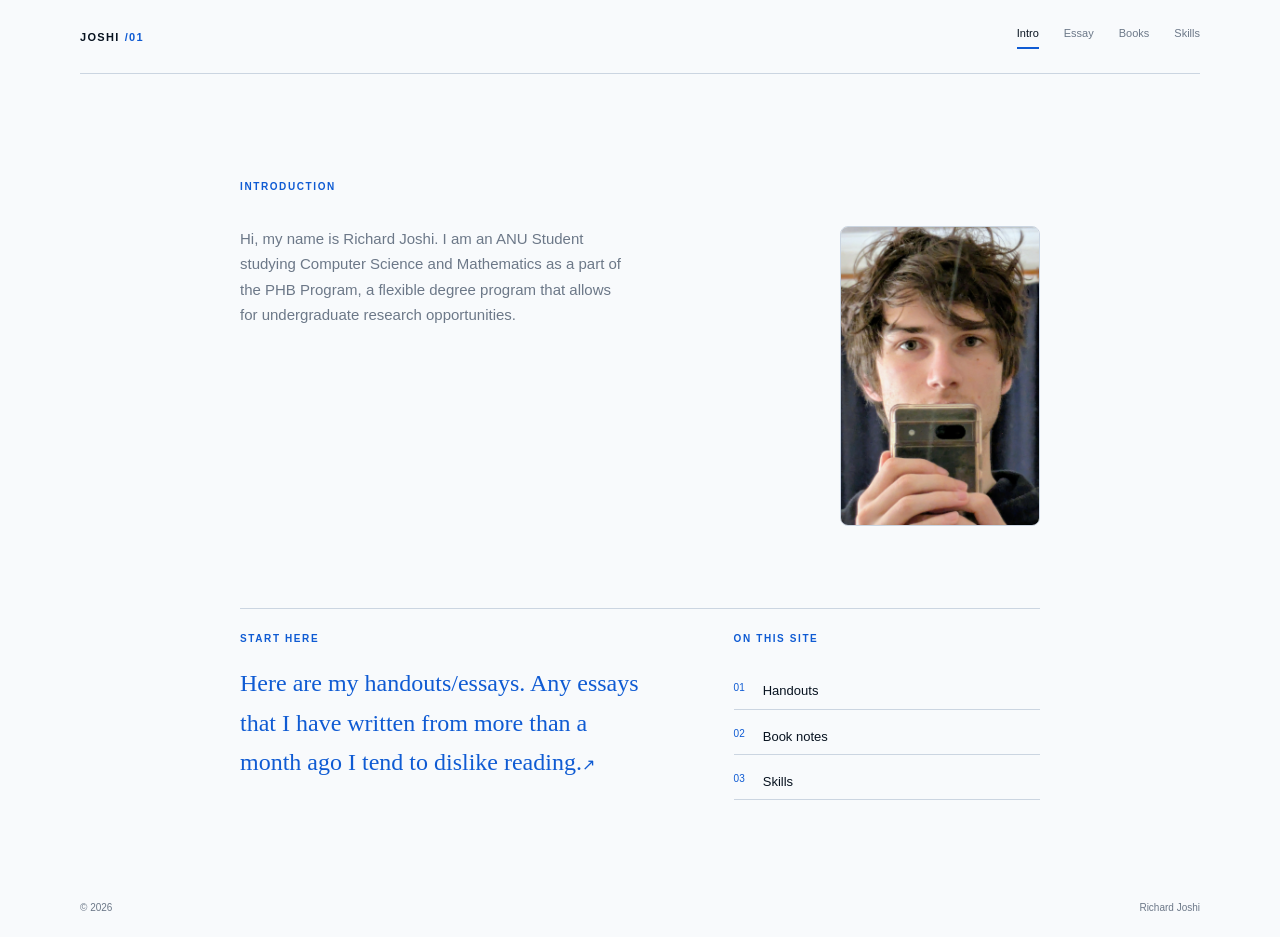
<file: index.html>
<!doctype html>
<html lang="en">
<head>
  <meta charset="utf-8">
  <meta name="viewport" content="width=device-width, initial-scale=1">
  <title>Richard Joshi | Introduction</title>
  <link rel="stylesheet" href="styles.css">
</head>
<body>
  <header class="site-header">
    <a class="site-mark" href="index.html">JOSHI<span>/01</span></a>
    <nav aria-label="Primary navigation">
      <a class="active" href="index.html">Intro</a>
      <a href="essay.html">Essay</a>
      <a href="book.html">Books</a>
      <a href="skills.html">Skills</a>
    </nav>
  </header>

  <main class="page intro-page">
    <p class="eyebrow">Introduction</p>
    <div class="intro-header">
      <div>
        <p class="lede">Hi, my name is Richard Joshi. I am an ANU Student studying Computer Science and Mathematics as a part of the PHB Program, a flexible degree program that allows for undergraduate research opportunities.</p>
      </div>
      <img width="500" height="600" src="self.jpg" alt="Richard Joshi" class="self-photo">
    </div>
    <div class="intro-grid">
      <div>
        <p class="label">Start here</p>
        <a class="feature-link" href="essay.html">Here are my handouts/essays. Any essays that I have written from more than a month ago I tend to dislike reading.<span>↗</span></a>
      </div>
      <div class="index-list">
        <p class="label">On this site</p>
        <a href="essay.html"><span>01</span>Handouts</a>
        <a href="book.html"><span>02</span> Book notes</a>
        <a href="skills.html"><span>03</span> Skills</a>
      </div>
    </div>
  </main>

  <footer class="site-footer"><span>© 2026</span><span>Richard Joshi</span></footer>
</body>
</html>
</file>
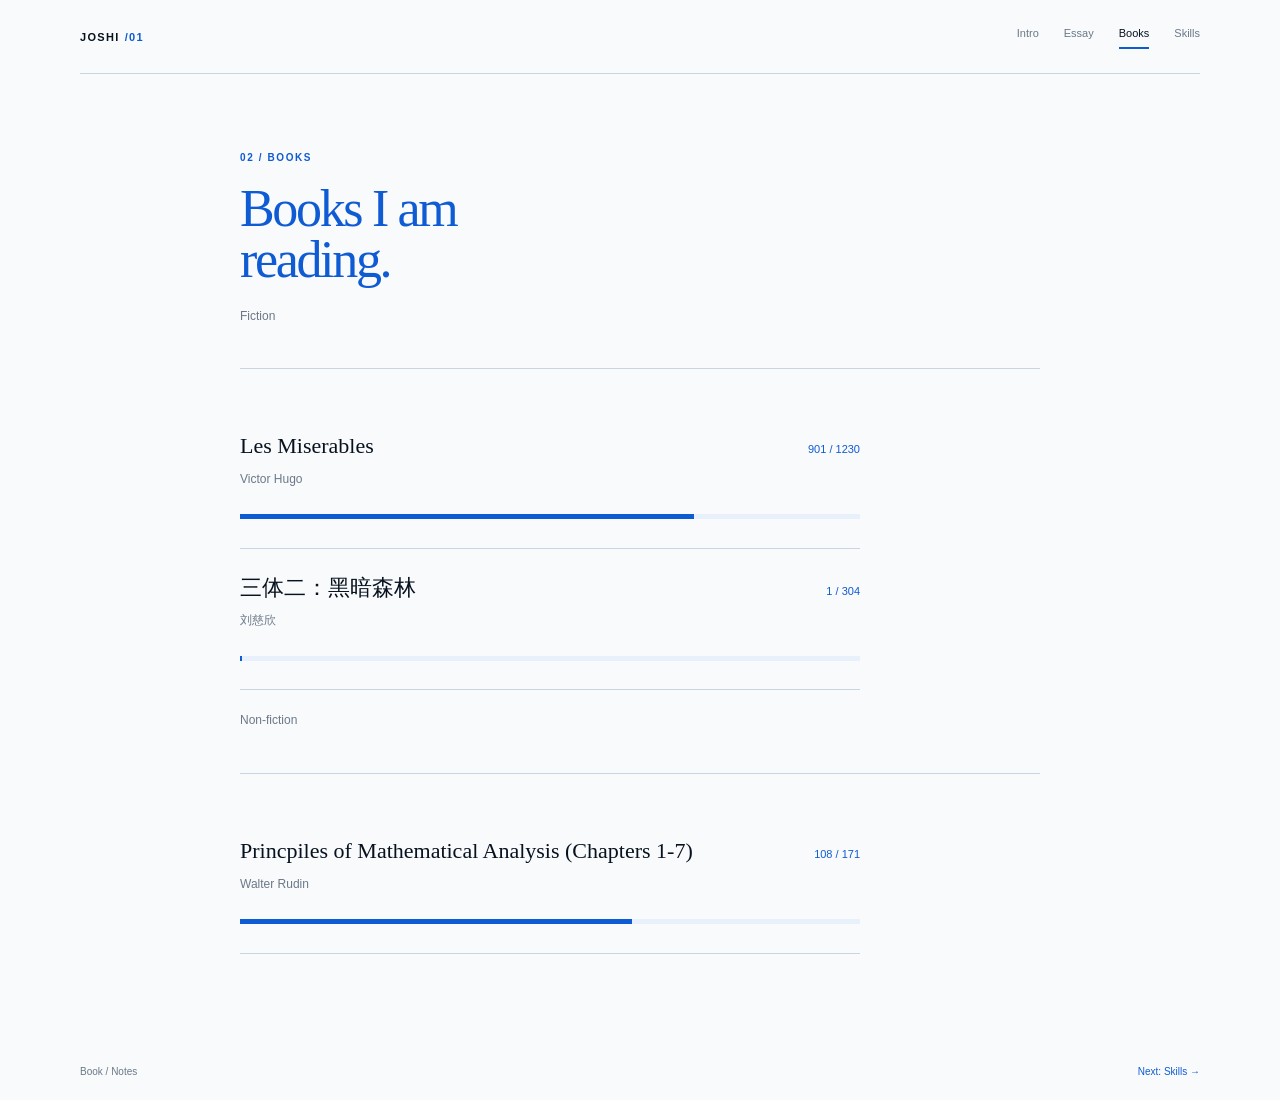
<file: book.html>
<!doctype html>
<html lang="en">
<head>
  <meta charset="utf-8">
  <meta name="viewport" content="width=device-width, initial-scale=1">
  <title>Richard Joshi | Books</title>
  <link rel="stylesheet" href="styles.css">
</head>
<body>
  <header class="site-header">
    <a class="site-mark" href="index.html">JOSHI<span>/01</span></a>
    <nav aria-label="Primary navigation">
      <a href="index.html">Intro</a>
      <a href="essay.html">Essay</a>
      <a class="active" href="book.html">Books</a>
      <a href="skills.html">Skills</a>
    </nav>
  </header>

  <main class="page reading-page book-page">
    <p class="eyebrow">02 / Books</p>
    <h1><em>Books I am<br>reading.</em></h1>
    <p class="meta">Fiction</p>
    <div class="rule"></div>
    <section class="reading-list" aria-label="Books in progress">
      <div class="book-entry"><div class="book-line"><h2>Les Miserables</h2><span>901 / 1230</span></div><p>Victor Hugo</p><progress value="901" max="1230">73%</progress></div>
      <div class="book-entry"><div class="book-line"><h2>三体二：黑暗森林</h2><span>1 / 304</span></div><p>刘慈欣</p><progress value="1" max="304">0.33%</progress></div>
    </section>
    <p class="meta">Non-fiction</p>
    <div class="rule"></div>
    <section class="reading-list" aria-label="Books in progress">
      <div class="book-entry"><div class="book-line"><h2>Princpiles of Mathematical Analysis (Chapters 1-7)</h2><span>108 / 171</span></div><p>Walter Rudin</p><progress value="108" max="171">63%</progress></div>
    </section>
  </main>

  <footer class="site-footer"><span>Book / Notes</span><a href="skills.html">Next: Skills →</a></footer>
</body>
</html>
</file>
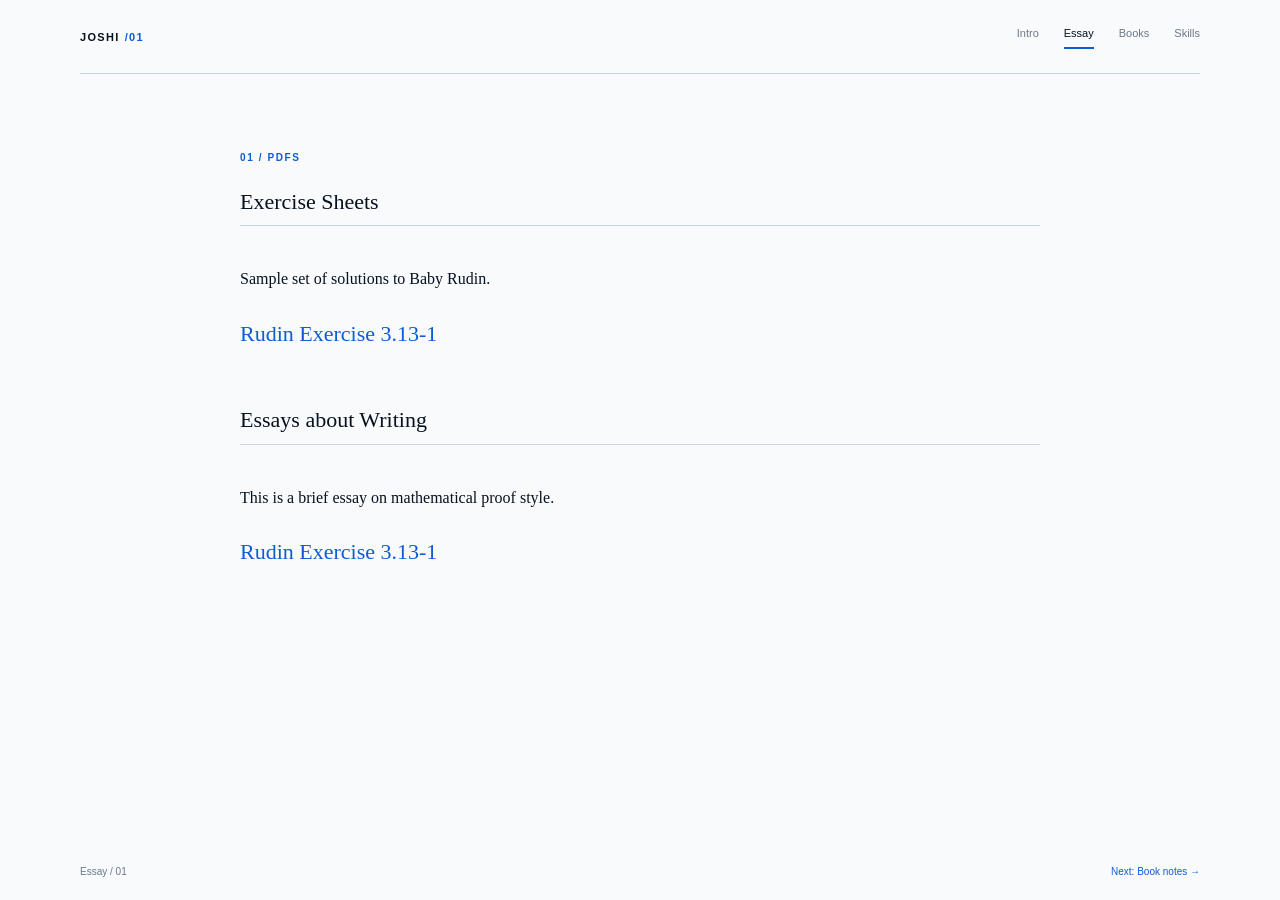
<file: essay.html>
<!doctype html>
<html lang="en">
<head>
  <meta charset="utf-8">
  <meta name="viewport" content="width=device-width, initial-scale=1">
  <title>Richard Joshi | Essays</title>
  <link rel="stylesheet" href="styles.css">
</head>
<body>
  <header class="site-header">
    <a class="site-mark" href="index.html">JOSHI<span>/01</span></a>
    <nav aria-label="Primary navigation">
      <a href="index.html">Intro</a>
      <a class="active" href="essay.html">Essay</a>
      <a href="book.html">Books</a>
      <a href="skills.html">Skills</a>
    </nav>
  </header>

  <main class="page reading-page">
    <p class="eyebrow">01 / PDFs</p>
    <div class="essay-section">
      <h2>Exercise Sheets</h2>
      <div class="rule"></div>
      <article class="essay-block">
        <p class="essay-intro">Sample set of solutions to Baby Rudin.</p>
        <ul class="pdf-list" aria-label="PDF links">
          <li><a href="Rudin_Exercise_3_13-1.pdf" target="_blank" rel="noopener">Rudin Exercise 3.13-1</a></li>
        </ul>
      </article>
    </div>

    <div class="essay-section">
      <h2>Essays about Writing</h2>
      <div class="rule"></div>
      <article class="essay-block">
        <p class="essay-intro">This is a brief essay on mathematical proof style.</p>
        <ul class="pdf-list" aria-label="PDF links">
          <li><a href="Rudin_Exercise_3_13-1.pdf" target="_blank" rel="noopener">Rudin Exercise 3.13-1</a></li>
        </ul>
      </article>
    </div>
  </main>

  <footer class="site-footer"><span>Essay / 01</span><a href="book.html">Next: Book notes →</a></footer>
</body>
</html>
</file>
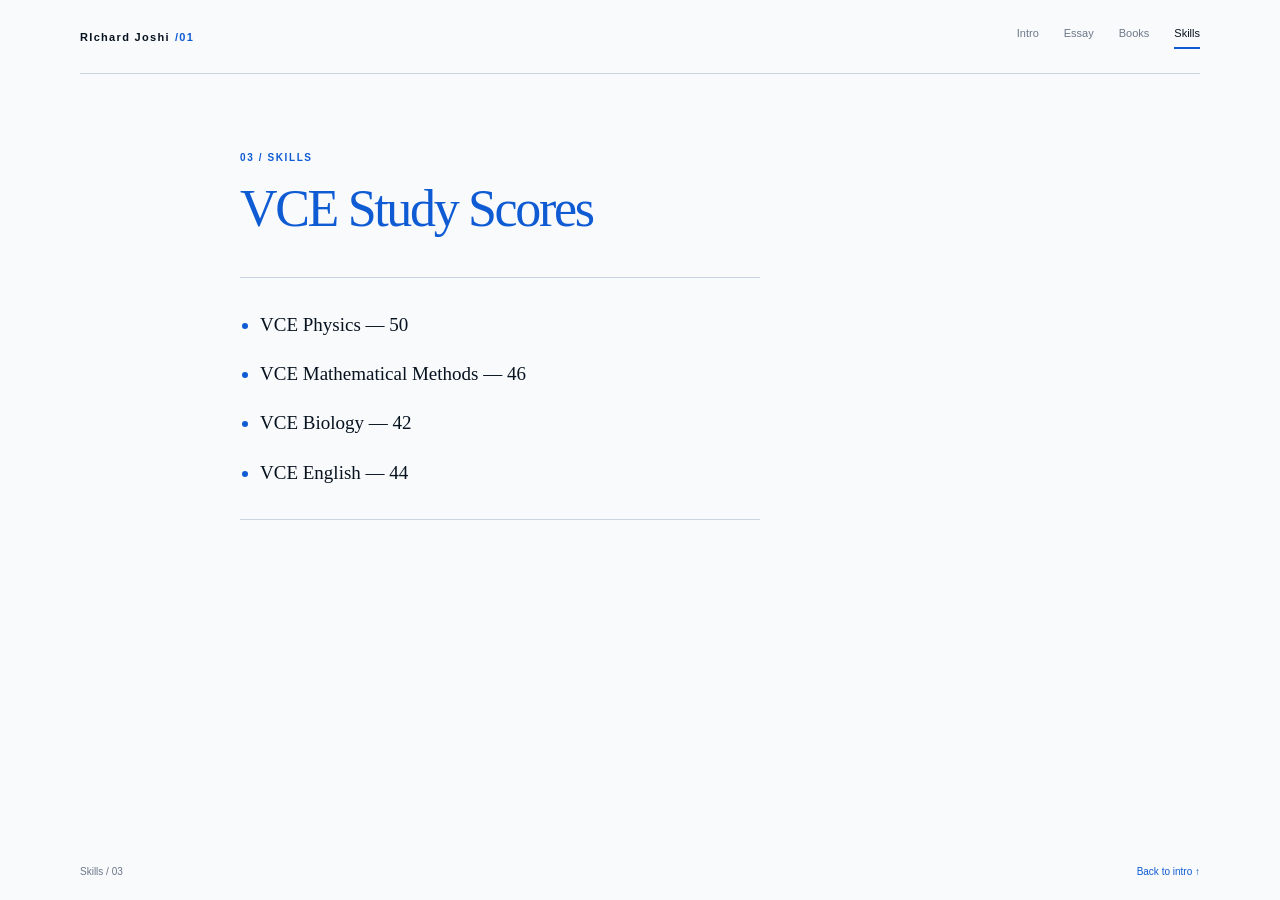
<file: skills.html>
<!doctype html>
<html lang="en">
<head>
  <meta charset="utf-8">
  <meta name="viewport" content="width=device-width, initial-scale=1">
  <title>Joshi | Skills</title>
  <link rel="stylesheet" href="styles.css">
</head>
<body>
  <header class="site-header">
    <a class="site-mark" href="index.html">RIchard Joshi<span>/01</span></a>
    <nav aria-label="Primary navigation">
      <a href="index.html">Intro</a>
      <a href="essay.html">Essay</a>
      <a href="book.html">Books</a>
      <a class="active" href="skills.html">Skills</a>
    </nav>
  </header>

  <main class="page skills-page">
    <p class="eyebrow">03 / Skills</p>
    <h1><em>VCE Study Scores</em></h1>
    <ul class="skill-list">
      <li>VCE Physics — 50</li>
      <li>VCE Mathematical Methods — 46</li>
      <li>VCE Biology — 42</li>
      <li>VCE English — 44</li>
    </ul>
  </main>

  <footer class="site-footer"><span>Skills / 03</span><a href="index.html">Back to intro ↑</a></footer>
</body>
</html>
</file>
<file: styles.css>
:root {
  --ink: #07121f;
  --blue: #0f5bd3;
  --pale-blue: #e8f0fc;
  --white: #f8fafc;
  --muted: #6c7888;
  --line: #cbd5e1;
}

* { box-sizing: border-box; }

html { min-height: 100%; background: var(--white); }

body {
  min-height: 100vh;
  margin: 0;
  display: flex;
  flex-direction: column;
  color: var(--ink);
  background: var(--white);
  font-family: "Trebuchet MS", "Segoe UI", sans-serif;
  font-size: 13px;
  line-height: 1.65;
}

a { color: inherit; text-decoration: none; }
a:hover { color: var(--blue); }

.site-header, .site-footer {
  width: min(100% - 48px, 1120px);
  margin: 0 auto;
  display: flex;
  align-items: center;
  justify-content: space-between;
}

.site-header { padding: 24px 0; border-bottom: 1px solid var(--line); }
.site-mark { font-size: 11px; font-weight: 700; letter-spacing: .12em; }
.site-mark span { color: var(--blue); margin-left: 5px; }
nav { display: flex; gap: 25px; font-size: 11px; }
nav a { color: var(--muted); }
nav a.active, nav a:hover { color: var(--ink); }
nav a.active { border-bottom: 2px solid var(--blue); padding-bottom: 5px; }

.page { width: min(100% - 48px, 800px); margin: 0 auto; flex: 1; }
.intro-page { padding: 105px 0 80px; }
.reading-page, .skills-page { padding: 76px 0 90px; }

.eyebrow, .label { margin: 0 0 17px; color: var(--blue); font-size: 10px; font-weight: 700; letter-spacing: .16em; text-transform: uppercase; }
h1 { margin: 0; color: var(--ink); font-family: Georgia, serif; font-size: clamp(32px, 5vw, 52px); font-weight: 400; letter-spacing: -.045em; line-height: .98; }
h1 em { color: var(--blue); font-style: normal; }
.lede { max-width: 390px; margin: 0; color: var(--muted); font-size: 15px; line-height: 1.7; }
.intro-header { display: flex; align-items: flex-start; justify-content: space-between; gap: 24px; margin: 30px 0 82px; }
.self-photo { width: 200px; height: 300px; object-fit: cover; border-radius: 8px; border: 1px solid var(--line); background: var(--pale-blue); }
.intro-grid { display: grid; grid-template-columns: 1.35fr 1fr; gap: 80px; padding-top: 22px; border-top: 1px solid var(--line); }
.feature-link { display: block; color: var(--blue); font-family: Georgia, serif; font-size: 24px; }
.feature-link span { font-family: sans-serif; font-size: 16px; }
.muted { max-width: 270px; margin-top: 11px; color: var(--muted); font-size: 12px; }
.index-list { display: flex; flex-direction: column; gap: 9px; }
.index-list a { display: flex; gap: 18px; border-bottom: 1px solid var(--line); padding: 7px 0; font-size: 13px; }
.index-list a span { color: var(--blue); font-size: 10px; }

.meta { margin: 21px 0 42px; color: var(--muted); font-size: 12px; }
.rule { height: 1px; background: var(--line); margin-bottom: 38px; }
.essay-section { margin-bottom: 48px; }
.essay-block { max-width: 570px; font-family: Georgia, serif; font-size: 16px; line-height: 1.85; }
.essay-intro { margin: 0 0 16px; color: var(--ink); }
.essay p { margin: 0 0 24px; }
.dropcap:first-letter { float: left; margin: 8px 8px 0 0; color: var(--blue); font-family: Georgia, serif; font-size: 57px; line-height: .7; }
blockquote { margin: 35px 0; padding: 15px 0 15px 22px; border-left: 2px solid var(--blue); color: var(--blue); font-size: 20px; line-height: 1.35; }
.pdf-list { list-style: none; padding: 0; margin: 0; display: flex; flex-direction: column; gap: 16px; }
.pdf-list li { padding-top: 4px; }
.pdf-list a { display: inline-block; color: var(--blue); font-family: Georgia, serif; font-size: 22px; }
.pdf-list a:hover { text-decoration: underline; }

.reading-list { max-width: 620px; }
.book-entry { padding: 21px 0 25px; border-bottom: 1px solid var(--line); }
.book-line { display: flex; justify-content: space-between; align-items: baseline; gap: 16px; }
.book-line span { color: var(--blue); font-size: 11px; white-space: nowrap; }
.book-entry p { margin: 0 0 12px; color: var(--muted); font-size: 12px; }
progress { width: 100%; height: 5px; border: 0; appearance: none; }
progress::-webkit-progress-bar { background: var(--pale-blue); }
progress::-webkit-progress-value { background: var(--blue); }
progress::-moz-progress-bar { background: var(--blue); }
h2 { margin: 0 0 5px; font-family: Georgia, serif; font-size: 22px; font-weight: 400; }
.skills-page h1 { margin-bottom: 42px; }
.skill-list { max-width: 520px; margin: 0; padding: 22px 0 22px 20px; border-top: 1px solid var(--line); border-bottom: 1px solid var(--line); color: var(--blue); }
.skill-list li { padding: 9px 0; color: var(--ink); font-family: Georgia, serif; font-size: 19px; }
.skill-list li::marker { color: var(--blue); }
.site-footer { padding: 20px 0; color: var(--muted); font-size: 10px; }
.site-footer a { color: var(--blue); }

@media (max-width: 620px) {
  .site-header, .site-footer, .page { width: min(100% - 32px, 800px); }
  .site-header { align-items: flex-start; gap: 20px; }
  nav { gap: 14px; flex-wrap: wrap; justify-content: flex-end; }
  .intro-page { padding-top: 72px; }
  .reading-page, .skills-page { padding-top: 54px; }
  .intro-header { flex-direction: column; align-items: flex-start; margin-bottom: 58px; }
  .self-photo { width: 120px; height: 150px; }
  .intro-grid { grid-template-columns: 1fr; gap: 38px; }
  .skills-page h1 { margin-bottom: 48px; }
}
</file>
